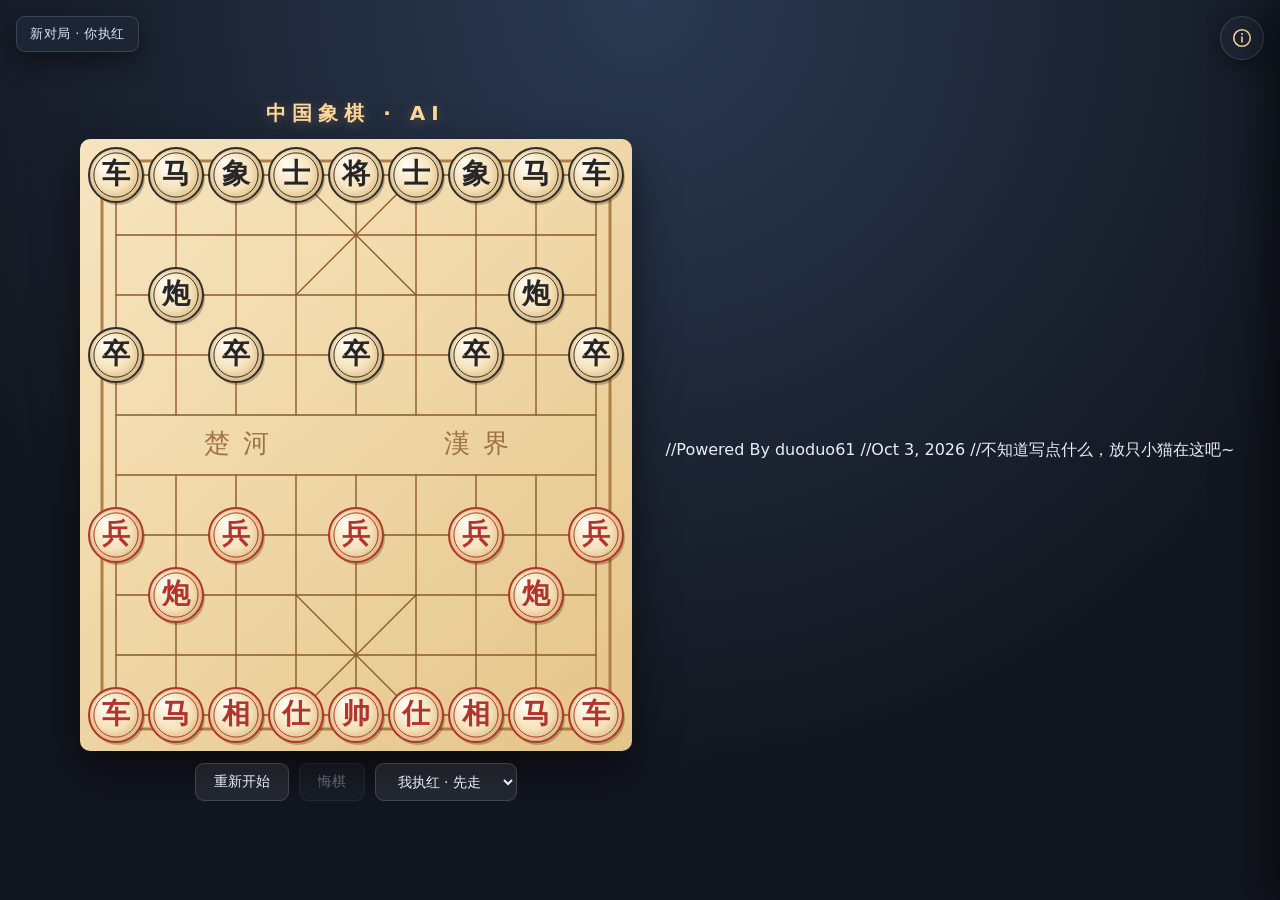
<file: duoduo666_u6/AI_s11/index.html>
<!DOCTYPE html>
<html lang="zh-CN">
<head>
<meta charset="UTF-8">
<meta name="viewport" content="width=device-width,initial-scale=1">
<title>中国象棋 · AI</title>
<link rel="stylesheet" href="style.css">
</head>
<body>

<div id="toastContainer"></div>

<button class="about-icon-btn" id="aboutBtn" title="关于" aria-label="关于">
  <svg viewBox="0 0 24 24" fill="none" stroke="currentColor"
       stroke-width="1.8" stroke-linecap="round" stroke-linejoin="round">
    <circle cx="12" cy="12" r="9"/>
    <line x1="12" y1="11" x2="12" y2="16.4"/>
    <circle cx="12" cy="7.7" r="1.1" fill="currentColor" stroke="none"/>
  </svg>
</button>

<div class="wrap">
  <h1>中国象棋 · AI</h1>
  <canvas id="board"></canvas>
  <div class="controls">
    <button id="restart">重新开始</button>
    <button id="undo">悔棋</button>
    <select id="sideSel">
      <option value="red">我执红 · 先走</option>
      <option value="black">我执黑 · 后走</option>
    </select>
  </div>
</div>

<div class="sidebar-overlay" id="sidebarOverlay"></div>
<aside class="sidebar" id="sidebar">
  <div class="sidebar-header">
    <span>关 于</span>
    <button class="sidebar-close" id="closeSidebar" aria-label="关闭">×</button>
  </div>
  <div class="sidebar-body">
    <p><strong>Powered By duoduo61</strong></p>
    <p><a href="https://github.com/duoduo61/html5-aichess" target="_blank" rel="noopener">项目开源链接</a></p>
    <div class="about-version">v1.0.0（2026.10.3）</div>
    <p> · “中国象棋 · AI”第一版正式发布</p>
  </div>
</aside>

<script src="engine.js"></script>
<script src="app.js"></script>

</body>
</html>
//Powered By duoduo61
//Oct 3, 2026
//不知道写点什么，放只小猫在这吧~
<!--
　　　　　 ＿＿
　　　　　／＞　　フ
　　　　　| 　_　 _ l
　 　　　／` ミ＿xノ
　　 　 /　　　 　 |
　　　 /　 ヽ　　 ﾉ
　 　 │　　|　|　|
　／￣|　　 |　|　|
　| (￣ヽ＿_ヽ_)__)
　＼二つ ​​​
-->
</file>
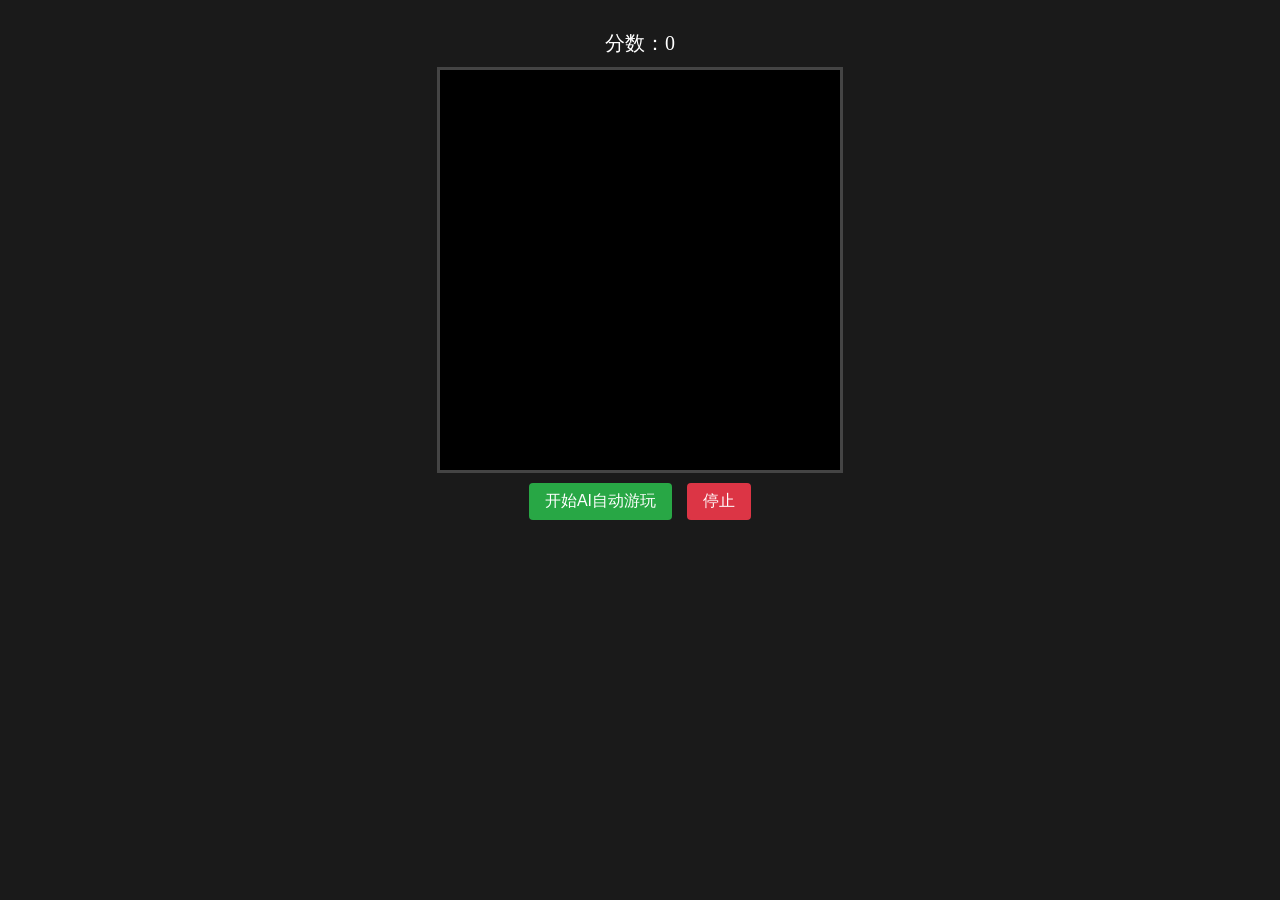
<file: duoduo666_u6/unnamed_s5/index.html>
<!DOCTYPE html>
<html lang="zh-CN">
<head>
<meta charset="UTF-8">
<title>AI贪吃蛇</title>
<style>
*{margin:0;padding:0;box-sizing:border-box}
body{display:flex;flex-direction:column;align-items:center;background:#1a1a1a;color:#fff;padding-top:20px}
#game{border:3px solid #444;background:#000}
.info{margin:10px 0;font-size:20px}
button{padding:8px 16px;font-size:16px;margin:0 5px;cursor:pointer;background:#28a745;border:none;color:#fff;border-radius:4px}
button:nth-child(2){background:#dc3545}
</style>
</head>
<body>
<div class="info">分数：<span id="score">0</span></div>
<canvas id="game" width="400" height="400"></canvas>
<div class="info">
<button onclick="startGame()">开始AI自动游玩</button>
<button onclick="stopGame()">停止</button>
</div>
<script>
const canvas=document.getElementById('game');
const ctx=canvas.getContext('2d');
const scoreDom=document.getElementById('score');
const size=20;
const count=canvas.width/size;
let snake,food,dx,dy,score,timer,run=false;
function init(){
snake=[{x:10,y:10}];
dx=1;dy=0;
score=0;
createFood();
scoreDom.textContent=score;
}
function createFood(){
let x,y;
do{
x=Math.floor(Math.random()*count);
y=Math.floor(Math.random()*count);
}while(snake.some(p=>p.x===x&&p.y===y))
food={x,y};
}
function draw(){
ctx.fillStyle='#000';
ctx.fillRect(0,0,canvas.width,canvas.height);
ctx.fillStyle='#0f0';
snake.forEach(p=>ctx.fillRect(p.x*size,p.y*size,size-2,size-2));
ctx.fillStyle='#f33';
ctx.fillRect(food.x*size,food.y*size,size-2,size-2);
}
function aiAuto(){
const head=snake[0];
let targetX=food.x,targetY=food.y;
let dirs=[
{x:1,y:0},{x:-1,y:0},{x:0,y:1},{x:0,y:-1}
];
dirs.sort((a,b)=>{
const d1=Math.abs((head.x+a.x)-targetX)+Math.abs((head.y+a.y)-targetY);
const d2=Math.abs((head.x+b.x)-targetX)+Math.abs((head.y+b.y)-targetY);
return d1-d2;
});
for(let d of dirs){
let nx=head.x+d.x;
let ny=head.y+d.y;
if(nx<0||ny<0||nx>=count||ny>=count)continue;
if(snake.some(p=>p.x===nx&&p.y===ny))continue;
dx=d.x;dy=d.y;
break;
}
}
function update(){
aiAuto();
const head={x:snake[0].x+dx,y:snake[0].y+dy};
if(head.x<0||head.y<0||head.x>=count||head.y>=count){
stopGame();
return;
}
if(snake.some(p=>p.x===head.x&&p.y===head.y)){
stopGame();
return;
}
snake.unshift(head);
if(head.x===food.x&&head.y===food.y){
score+=10;
scoreDom.textContent=score;
createFood();
}else{
snake.pop();
}
draw();
}
function startGame(){
if(run)return;
init();
run=true;
draw();
timer=setInterval(update,80);
}
function stopGame(){
run=false;
clearInterval(timer);
}
</script>
</body>
</html>
</file>
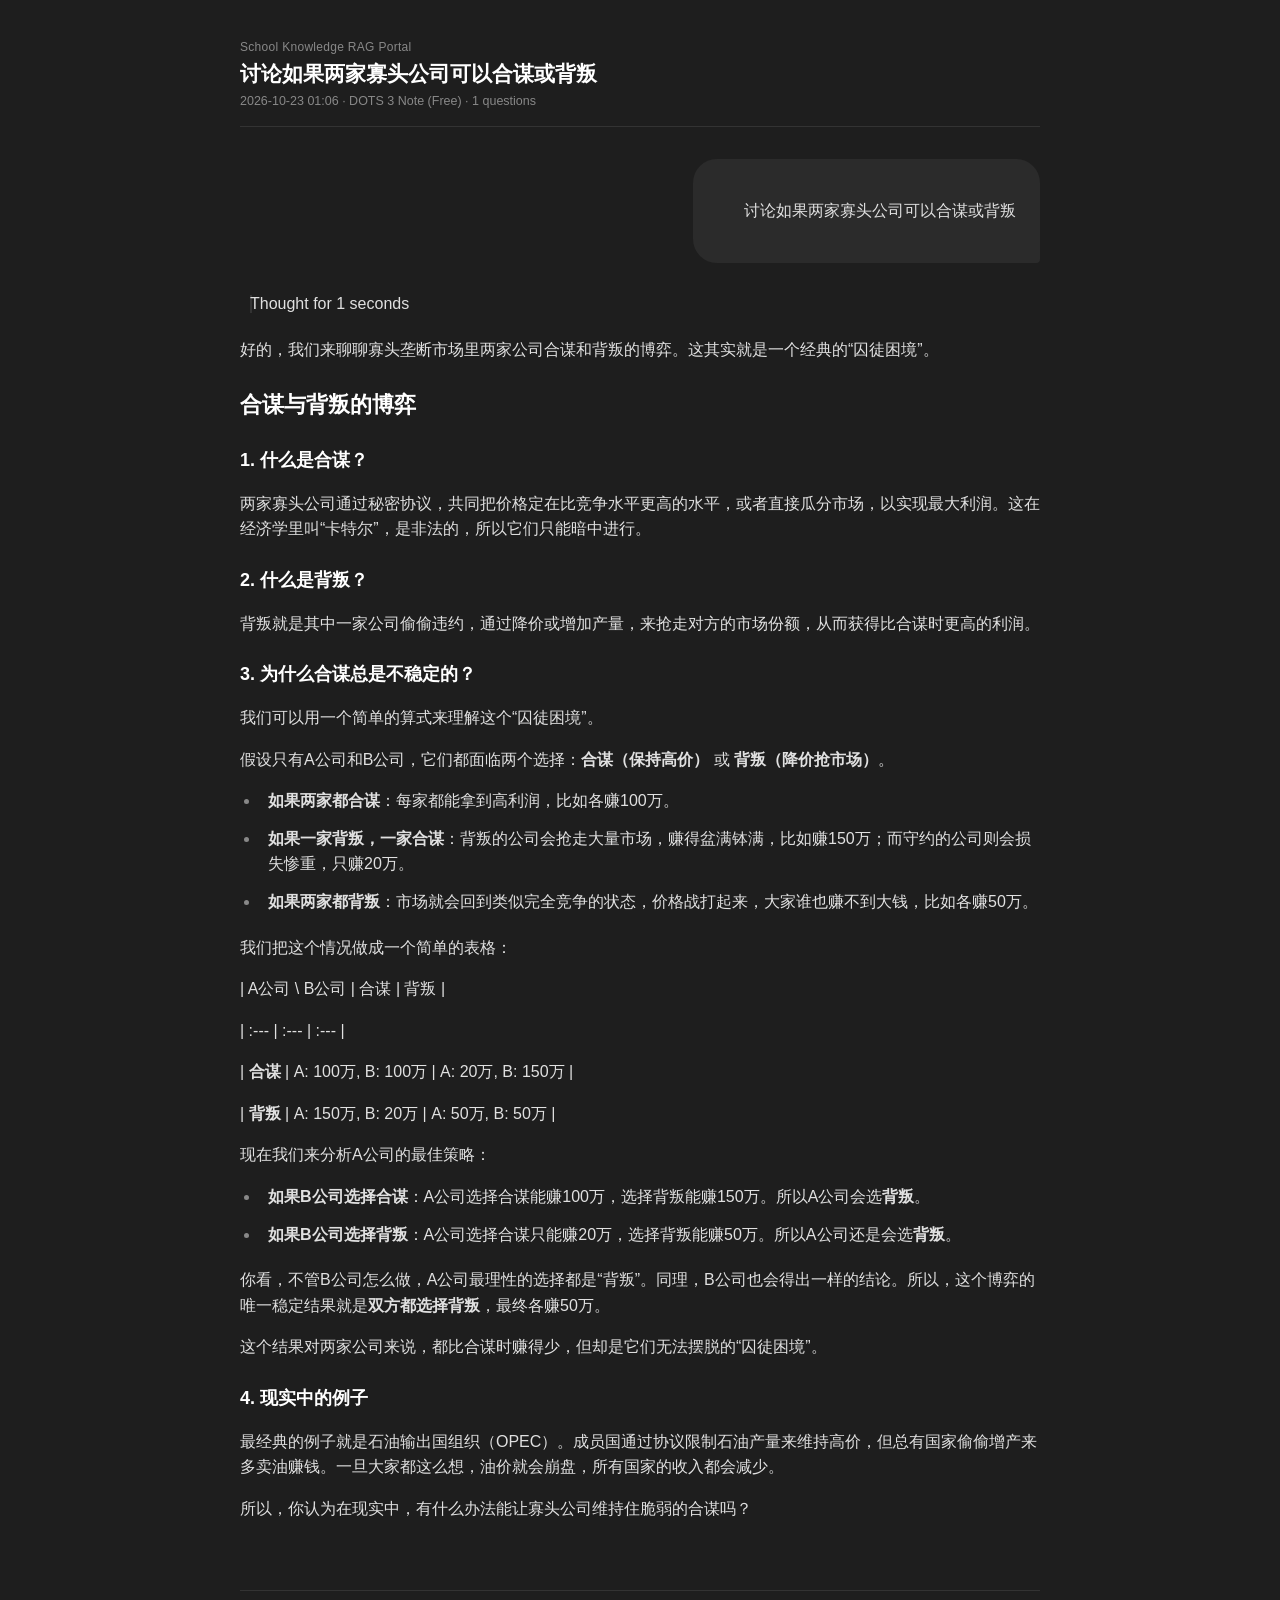
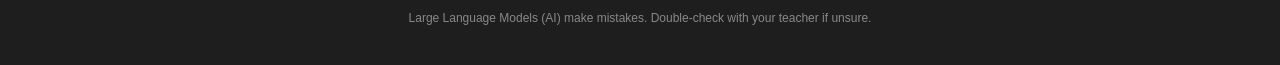
<file: sleepyjoeschool_u13/Test_s12/index.html>
<!DOCTYPE html>
<html lang="en">
<head>
<meta charset="UTF-8">
<meta name="viewport" content="width=device-width, initial-scale=1.0">
<title>讨论如果两家寡头公司可以合谋或背叛</title>
<style>
  :root {
    --bg-color: #1e1e1e;
    --bubble-bg: #2b2b2b;
    --text-main: #e0e0e0;
    --text-muted: #888888;
    --border-color: #333333;
  }

  * {
    box-sizing: border-box;
    margin: 0;
    padding: 0;
    font-family: -apple-system, BlinkMacSystemFont, "Segoe UI", Roboto, Helvetica, Arial, sans-serif;
  }

  body {
    background-color: var(--bg-color);
    color: var(--text-main);
    padding: 40px 20px;
    display: flex;
    justify-content: center;
  }

  .export-container {
    width: 100%;
    max-width: 800px;
    display: flex;
    flex-direction: column;
    gap: 32px;
  }

  /* --- User Message --- */
  .message-user {
    align-self: flex-end;
    display: flex;
    flex-direction: column;
    align-items: flex-end;
    max-width: 80%;
  }

  .user-bubble {
    background-color: var(--bubble-bg);
    padding: 16px 24px;
    border-radius: 24px 24px 4px 24px;
    font-size: 16px;
    line-height: 1.5;
    white-space: pre-wrap;
    word-break: break-word;
  }

  /* --- AI Response --- */
  .message-ai {
    align-self: flex-start;
    width: 100%;
  }

  /* Thought Process */
  .thought-process {
    border-left: 2px solid var(--border-color);
    padding-left: 20px;
    margin-left: 10px;
    margin-bottom: 24px;
  }

  .thought-header {
    display: flex;
    align-items: center;
    gap: 10px;
    font-size: 16px;
    color: var(--text-main);
    margin-bottom: 16px;
    position: relative;
    left: -22px; /* Adjusted after icon removal */
  }

  .thought-content {
    display: flex;
    flex-direction: column;
    gap: 16px;
    position: relative;
  }

  .thought-item {
    position: relative;
    font-size: 15px;
    line-height: 1.6;
    color: #cccccc;
  }

  .thought-item::before {
    content: '•';
    position: absolute;
    left: -24px;
    color: var(--text-muted);
    font-size: 20px;
    line-height: 1.2;
  }

  .thought-action {
    display: flex;
    align-items: center;
    gap: 8px;
    margin-top: 8px;
    margin-bottom: 8px;
    font-size: 14px;
    color: var(--text-muted);
  }

  .thought-links {
    display: flex;
    flex-direction: column;
    gap: 8px;
    margin: 10px 0;
  }

  .thought-link {
    color: var(--text-main);
    text-decoration: none;
    font-size: 14px;
    display: flex;
    align-items: center;
    gap: 6px;
    border-bottom: 1px solid var(--border-color);
    padding-bottom: 4px;
  }

  /* Main Answer Content */
  .answer-content {
    font-size: 16px;
    line-height: 1.6;
    color: #e0e0e0;
  }

  .answer-content p {
    margin-bottom: 16px;
  }

  .answer-content h2, .answer-content h3 {
    margin: 24px 0 16px 0;
    font-weight: 600;
    color: #ffffff;
  }

  .answer-content h2 { font-size: 22px; }
  .answer-content h3 { font-size: 18px; }

  .answer-content ul {
    margin-bottom: 20px;
    padding-left: 20px;
  }

  .answer-content li {
    margin-bottom: 12px;
    padding-left: 8px;
  }

  .answer-content li::marker {
    color: var(--text-muted);
  }

  .citation {
    display: inline-flex;
    justify-content: center;
    align-items: center;
    background-color: #333;
    color: #aaa;
    font-size: 10px;
    width: 16px;
    height: 16px;
    border-radius: 4px;
    vertical-align: super;
    margin-left: 4px;
  }

  /* Footer */
  .export-footer {
    text-align: center;
    font-size: 12px;
    color: var(--text-muted);
    border-top: 1px solid var(--border-color);
    padding-top: 20px;
    margin-top: 20px;
  }

  /* ---- 分享页额外元素 ---- */
  .export-head {
    display: flex;
    flex-direction: column;
    gap: 6px;
    padding-bottom: 18px;
    border-bottom: 1px solid var(--border-color);
  }
  .export-head h1 {
    font-size: 21px;
    font-weight: 600;
    color: #ffffff;
    word-break: break-word;
  }
  .export-head .meta {
    font-size: 12.5px;
    color: var(--text-muted);
  }
  .export-head .brand {
    font-size: 12px;
    color: var(--text-muted);
    letter-spacing: .3px;
  }
</style>
</head>
<body>

<div class="export-container">

  <div class="export-head">
    <div class="brand">School Knowledge RAG Portal</div>
    <h1>讨论如果两家寡头公司可以合谋或背叛</h1>
    <div class="meta">2026-10-23 01:06 · DOTS 3 Note (Free) · 1 questions</div>
  </div>


  
  <!-- User Message -->
  <div class="message-user">
    <div class="user-bubble">
      讨论如果两家寡头公司可以合谋或背叛
    </div>
  </div>
  

  
  <!-- AI Message -->
  <div class="message-ai">

    <!-- Thought Process (Collapsed by default in export) -->
    <div class="thought-process">
      <div class="thought-header">
        Thought for 1 seconds
      </div>

      <!-- To show the thought process in the export, just remove the style="display: none;" below -->
      <div class="thought-content" style="display: none;">
        
        <div class="thought-item">
          用户想了解寡头垄断市场中合谋与背叛的经济学原理，这是一个经典的博弈论问题。我需要先明确合谋与背叛的定义，然后用简单的例子和算式说明囚徒困境，最后解释为什么合谋不稳定。回答要符合用户要求的提问风格，并引用资料。
        </div>
        
        
      </div>
    </div>

    <!-- Final Answer Content -->
    <div class="answer-content">
      <p>好的，我们来聊聊寡头垄断市场里两家公司合谋和背叛的博弈。这其实就是一个经典的“囚徒困境”。</p>
<h2>合谋与背叛的博弈</h2>
<h3>1. 什么是合谋？</h3>
<p>两家寡头公司通过秘密协议，共同把价格定在比竞争水平更高的水平，或者直接瓜分市场，以实现最大利润。这在经济学里叫“卡特尔”，是非法的，所以它们只能暗中进行。</p>
<h3>2. 什么是背叛？</h3>
<p>背叛就是其中一家公司偷偷违约，通过降价或增加产量，来抢走对方的市场份额，从而获得比合谋时更高的利润。</p>
<h3>3. 为什么合谋总是不稳定的？</h3>
<p>我们可以用一个简单的算式来理解这个“囚徒困境”。</p>
<p>假设只有A公司和B公司，它们都面临两个选择：<strong>合谋（保持高价）</strong> 或 <strong>背叛（降价抢市场）</strong>。</p>
<ul>
<li>  <strong>如果两家都合谋</strong>：每家都能拿到高利润，比如各赚100万。</li>
<li>  <strong>如果一家背叛，一家合谋</strong>：背叛的公司会抢走大量市场，赚得盆满钵满，比如赚150万；而守约的公司则会损失惨重，只赚20万。</li>
<li>  <strong>如果两家都背叛</strong>：市场就会回到类似完全竞争的状态，价格战打起来，大家谁也赚不到大钱，比如各赚50万。</li>
</ul>
<p>我们把这个情况做成一个简单的表格：</p>
<p>| A公司 \ B公司 | 合谋 | 背叛 |</p>
<p>| :--- | :--- | :--- |</p>
<p>| <strong>合谋</strong> | A: 100万, B: 100万 | A: 20万, B: 150万 |</p>
<p>| <strong>背叛</strong> | A: 150万, B: 20万 | A: 50万, B: 50万 |</p>
<p>现在我们来分析A公司的最佳策略：</p>
<ul>
<li>  <strong>如果B公司选择合谋</strong>：A公司选择合谋能赚100万，选择背叛能赚150万。所以A公司会选<strong>背叛</strong>。</li>
<li>  <strong>如果B公司选择背叛</strong>：A公司选择合谋只能赚20万，选择背叛能赚50万。所以A公司还是会选<strong>背叛</strong>。</li>
</ul>
<p>你看，不管B公司怎么做，A公司最理性的选择都是“背叛”。同理，B公司也会得出一样的结论。所以，这个博弈的唯一稳定结果就是<strong>双方都选择背叛</strong>，最终各赚50万。</p>
<p>这个结果对两家公司来说，都比合谋时赚得少，但却是它们无法摆脱的“囚徒困境”。</p>
<h3>4. 现实中的例子</h3>
<p>最经典的例子就是石油输出国组织（OPEC）。成员国通过协议限制石油产量来维持高价，但总有国家偷偷增产来多卖油赚钱。一旦大家都这么想，油价就会崩盘，所有国家的收入都会减少。</p>
<p>所以，你认为在现实中，有什么办法能让寡头公司维持住脆弱的合谋吗？</p>

    </div>
  </div>
  


  <!-- Footer -->
  <div class="export-footer">
    Large Language Models (AI) make mistakes. Double-check with your teacher if unsure.
  </div>

</div>

</body>
</html>
</file>
<file: duoduo666_u6/AI_s11/style.css>
* { box-sizing: border-box; }

body {
  margin: 0;
  min-height: 100vh;
  display: flex;
  align-items: center;
  justify-content: center;
  background: radial-gradient(circle at 50% 0%, #2b3a52, #12161f 70%);
  font-family: "PingFang SC", "Microsoft YaHei", system-ui, sans-serif;
  color: #e8eef7;
  padding: 16px;
  overflow-x: hidden;
}

.wrap {
  width: 100%;
  max-width: 620px;
  display: flex;
  flex-direction: column;
  gap: 12px;
}

h1 {
  font-size: 20px;
  margin: 0;
  text-align: center;
  letter-spacing: 6px;
  font-weight: 600;
  color: #ffd89b;
  text-shadow: 0 2px 12px rgba(255,200,100,.25);
}

.controls {
  display: flex;
  gap: 10px;
  justify-content: center;
  flex-wrap: wrap;
  align-items: center;
}

button, select {
  font: inherit;
  font-size: 14px;
  padding: 9px 18px;
  border-radius: 9px;
  border: 1px solid rgba(255,255,255,0.15);
  background: rgba(255,255,255,0.08);
  color: #e8eef7;
  cursor: pointer;
  transition: .18s;
  outline: none;
}

button:hover:not(:disabled),
select:hover { background: rgba(255,255,255,0.16); }

button:active:not(:disabled) { transform: translateY(1px); }

button:disabled { opacity: .38; cursor: not-allowed; }

select option { background: #1b2230; }

#board {
  display: block;
  width: 100%;
  max-width: 552px;
  height: auto;
  margin: 0 auto;
  border-radius: 10px;
  box-shadow: 0 18px 44px rgba(0,0,0,.55);
  cursor: pointer;
  touch-action: manipulation;
}

.about-icon-btn {
  position: fixed;
  top: 16px;
  right: 16px;
  width: 44px;
  height: 44px;
  padding: 0;
  border-radius: 50%;
  display: flex;
  align-items: center;
  justify-content: center;
  background: rgba(30, 38, 54, 0.85);
  border: 1px solid rgba(255,255,255,0.15);
  color: #ffd89b;
  z-index: 35;
  backdrop-filter: blur(8px);
  box-shadow: 0 6px 20px rgba(0,0,0,.4);
  transition: .2s;
}

.about-icon-btn:hover { background: rgba(60,72,96,.95); transform: scale(1.06); }
.about-icon-btn:active { transform: scale(0.96); }
.about-icon-btn svg { width: 22px; height: 22px; display: block; }

#toastContainer {
  position: fixed;
  top: 16px;
  left: 16px;
  z-index: 200;
  display: flex;
  flex-direction: column;
  gap: 8px;
  pointer-events: none;
  max-width: 300px;
}

.toast {
  padding: 8px 13px;
  border-radius: 9px;
  font-size: 13px;
  letter-spacing: .5px;
  line-height: 1.4;
  box-shadow: 0 8px 26px rgba(0,0,0,.45);
  opacity: 0;
  transform: translateX(-18px);
  transition: opacity .25s ease, transform .25s ease;
  backdrop-filter: blur(8px);
  color: #dde6f2;
  border: 1px solid rgba(255,255,255,0.14);
  background: rgba(30, 38, 54, 0.96);
}

.toast.show { opacity: 1; transform: translateX(0); }

.toast.info    { color: #dde6f2; border-color: rgba(255,255,255,0.14); background: rgba(30,38,54,.96); }
.toast.success { color: #9ff5b0; border-color: rgba(80,255,140,.35);   background: rgba(24,50,36,.96); }
.toast.warn    { color: #ffe08a; border-color: rgba(255,200,80,.4);    background: rgba(58,46,20,.96); }
.toast.error   { color: #ff9c9c; border-color: rgba(255,80,80,.4);     background: rgba(60,26,32,.96); }

.sidebar-overlay {
  position: fixed;
  inset: 0;
  background: rgba(0,0,0,.5);
  opacity: 0;
  visibility: hidden;
  transition: opacity .25s, visibility .25s;
  z-index: 40;
  backdrop-filter: blur(2px);
}

.sidebar-overlay.open { opacity: 1; visibility: visible; }

.sidebar {
  position: fixed;
  top: 0;
  right: 0;
  height: 100%;
  width: 300px;
  max-width: 88vw;
  background: linear-gradient(180deg, #1e2636, #161c28);
  border-left: 1px solid rgba(255,255,255,0.1);
  box-shadow: -14px 0 40px rgba(0,0,0,.55);
  transform: translateX(100%);
  transition: transform .28s cubic-bezier(.4,.1,.3,1);
  z-index: 50;
  display: flex;
  flex-direction: column;
}

.sidebar.open { transform: translateX(0); }

.sidebar-header {
  display: flex;
  align-items: center;
  justify-content: space-between;
  padding: 16px 18px;
  border-bottom: 1px solid rgba(255,255,255,0.08);
  font-size: 16px;
  font-weight: 600;
  letter-spacing: 3px;
  color: #ffd89b;
  flex: none;
}

.sidebar-close {
  padding: 0;
  width: 32px;
  height: 32px;
  font-size: 20px;
  line-height: 1;
  display: flex;
  align-items: center;
  justify-content: center;
  border-radius: 7px;
  color: #b9c6da;
}

.sidebar-body {
  padding: 24px 18px;
  overflow-y: auto;
  flex: 1;
}

.about-version {
  font-size: 14px;
  letter-spacing: 1.5px;
  color: #c8dcff;
  text-align: left;
  font-variant-numeric: tabular-nums;
  padding: 8px 0;
}
</file>
